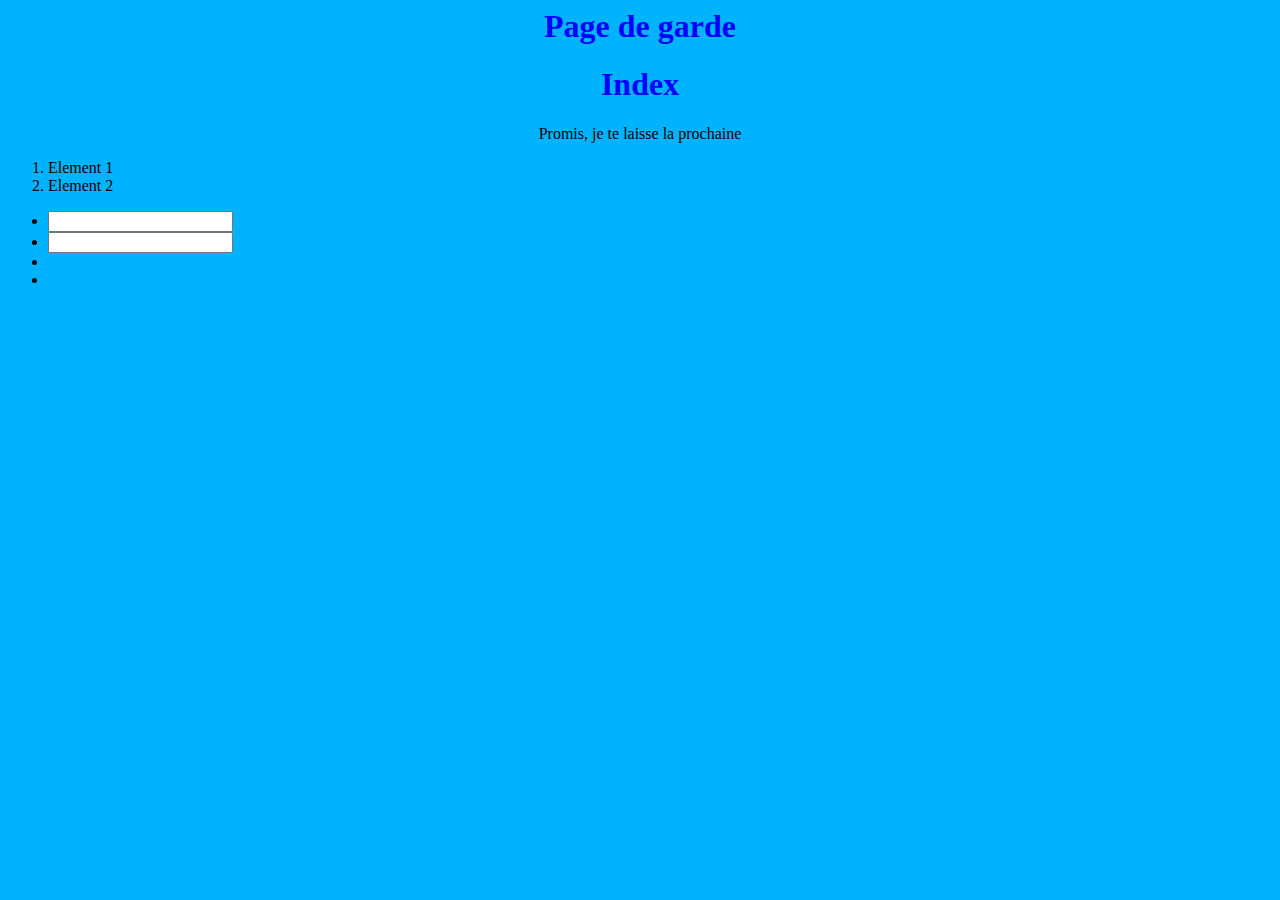
<file: index.html>
<html>
<head>
    <title>Page index</title>
    <h1 class="titleh1body">Page de garde</h1>
    <link rel="stylesheet" type="text/css" href="file.css" />
</head>

<body >
    <h1 class="titleh1body" >Index </h1>

    <p>Promis, je te laisse la prochaine </p>
    <ol>
        <li>Element 1</li>

        <li>Element 2</li>
    </ol>

    <ul>
        <form method="GET" action>
            <li><input type ="text" name="nom zone texte"/></li>
            <li><input type ="text" name="nom zone texte2"/></li>
            <li></li>
            <li></li>
        </form>
    </ul>
</body>


</html>
</file>
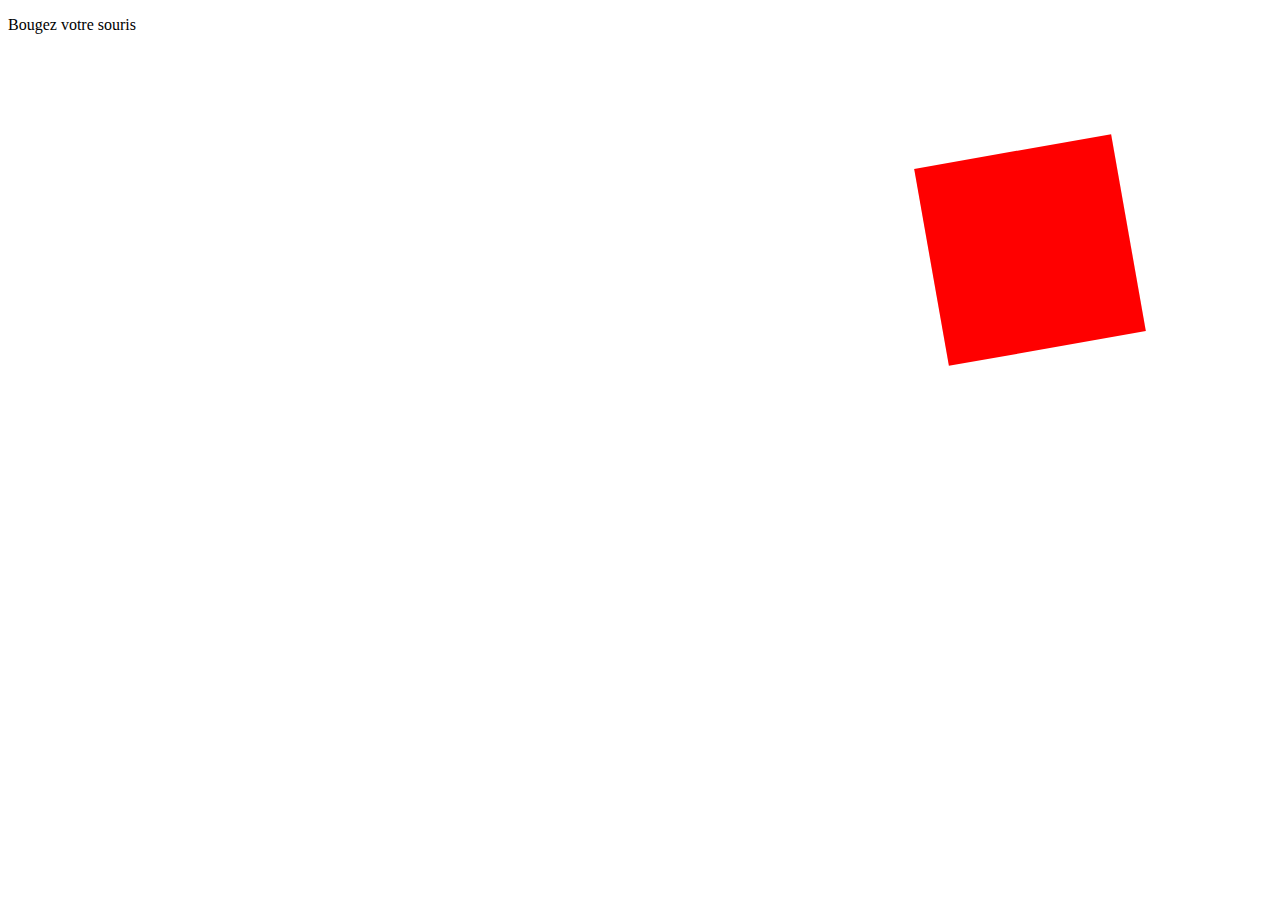
<file: PageDeTest.html>
<!doctype html>
<html lang="en">
<head>
    <meta charset="UTF-8">
    <meta name="viewport"
          content="width=device-width, user-scalable=no, initial-scale=1.0, maximum-scale=1.0, minimum-scale=1.0">
    <meta http-equiv="X-UA-Compatible" content="ie=edge">
    <script src="Animation.js" type="text/javascript"></script>
    <script src="Personnage.js" type="personnage/javascript"></script>
    <title>Document</title>
</head>
<body>
    <div id="wrapper">
        <main>
            <div id="cube" style="width: 200px; height: 200px; background-color:red;"></div>
            <div id="perso1" src="OIP" alt=""></div>
            <p>Bougez votre souris </p>
            <p id="paragraphe"></p>
        </main>
    </div>
</body>
<script type="text/javascript">
    const cube1 = document.getElementById("cube");
    let a1 = new Animation(cube1);
    a1.deplacer(150,150);
    a1.pivoter(80);
    a1.changerCouleur('blue');

    const p1 = document.getElementById("paragraphe");
    let par1 = new Animation(p1);
    par1.key(p1);
    par1.deplacer("200px", "300px");
</script>
<script type="personnage/javascript">
   
</script>

</html>
</file>
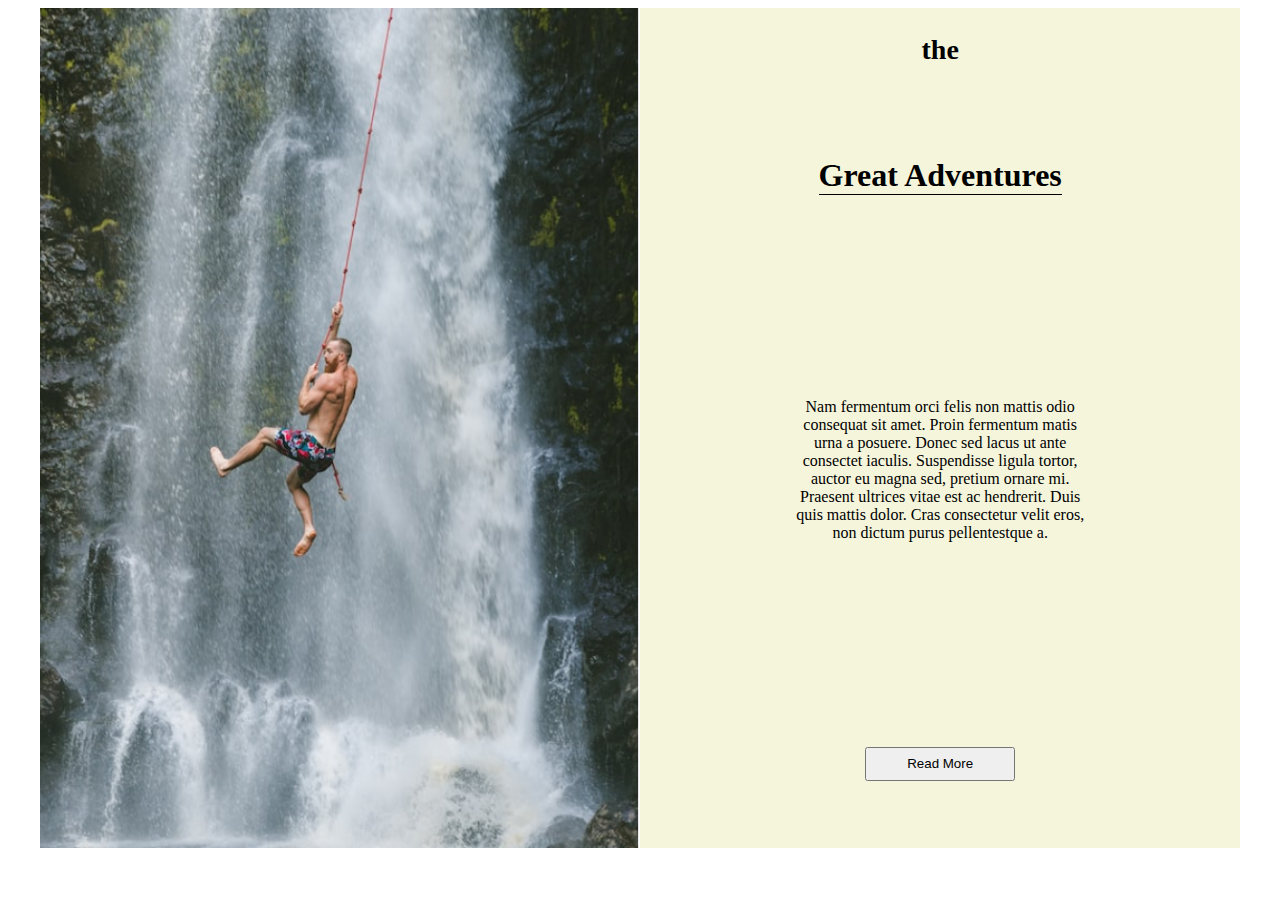
<file: TP1.html>
<html>
<head>
    <title>Page index</title>
    <link rel="stylesheet" type="text/css" href="TP1.css" />
    <meta name="viewport" content="width=device-width, initial-scale=1, shrink-to-fit=no">
</head>

<body >
<div class="bodyclass">

    <div class="imagecss">
            <img class ="reglageImage" src="img/img.png" alt="Nouveau !" />
    </div>

    <div class="box2">

        <span class="titleh1body1">
            <h1 class>the </h1>
        </span>

        <span class="titleh1body2">
            <h1 class="titleh1bodyTexte" >Great Adventures </h1>
        </span>

        <span class="textAFormater">
            <p>Nam fermentum orci felis non mattis odio consequat sit amet. Proin fermentum matis urna a posuere. Donec sed lacus ut ante consectet iaculis. Suspendisse ligula tortor, auctor eu magna sed, pretium ornare mi. Praesent ultrices vitae est ac hendrerit. Duis quis mattis dolor. Cras consectetur velit eros, non dictum purus pellentestque a.</p>
        </span>

        <span class ="spanBoutonAFormater">
            <button class="ebutton">Read More</button>
        </span>
    </div>
</div>
</body>


</html>
</file>
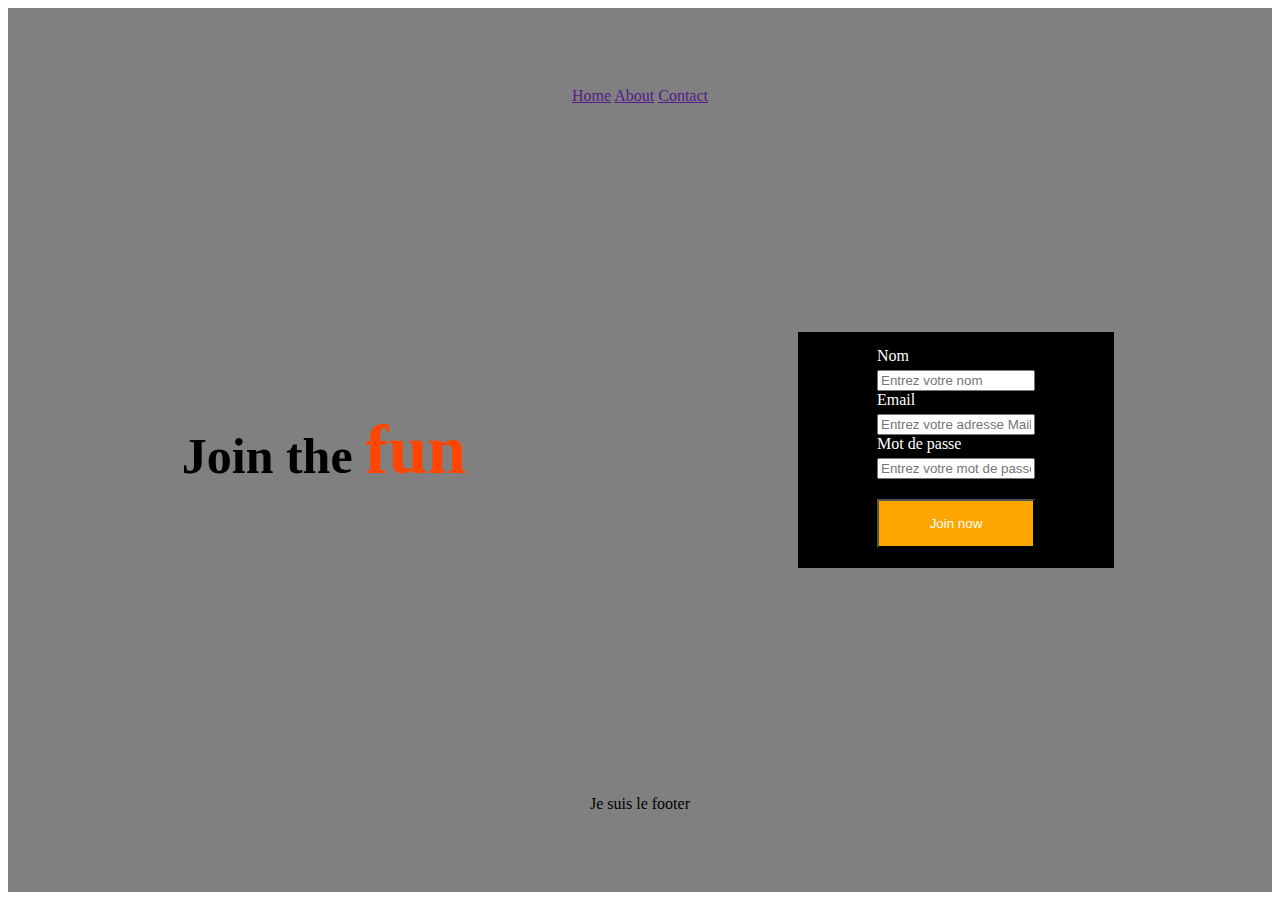
<file: TP2.html>
<html>
<head>
    <title>Page index</title>
    <link rel="stylesheet" type="text/css" href="TP2.css" />
    <meta name="viewport" content="width=device-width, initial-scale=1, shrink-to-fit=no">
</head>

<body >
    <div class="mediagestion">
    <div class="boxnav">
        <nav>
                <a href="">Home</a>
                <a href="">About</a>
                <a href="">Contact</a>
        </nav>
    </div>
  

<div class="bodyclass">
    <div class="box1">

        
            <div class = textJointhe>
                <p>Join the <span class=fun>fun</span></p>
            </div>
    </div>

    <div class="box2">
        <div class="box2-1">
            <form method="GET" action>
                <label for="nom" class="pform">Nom</label>
                    <input type ="Nom" name="nom" placeholder="Entrez votre nom"/>
                <label for="mail" class="pform">Email</label>
                    <input type ="text" name="mail" placeholder="Entrez votre adresse Mail"/>
                <label for="password" class="pform">Mot de passe</label>
                    <input type ="text" name="password" placeholder="Entrez votre mot de passe" />
                <button class="lebouton">Join now</button>
            <form>   
        </div>
    </div>
</div>
<div class="footerA">
    <p>Je suis le footer</p>
</div>
</div>
</body>


</html>
</file>
<file: file.css>
body{
    background-color:rgb(0, 179, 255)
}

.titleh1body
{
    color:blue; 
    text-align:center
}

p{
    text-align: center
}
</file>
<file: TP1.css>
.bodyclass{
    display: flex;
    
    border: 5px black;
    margin:auto;
    width : 95%;
    height: 95%;
    justify-content: center;
}


.imagecss{
    display: flex;
    text-align: center;
    justify-content: center;
    align-items: center;
    width : 50%;
}

.reglageImage
{   height: 100%;
    width : 100%;
}

.box2
{
    display: flex;
    flex-direction: column;
    column-rule: 1px solid rgb(75, 70, 74);
    text-align: center;
    background-color: beige;
    width: 50%;
    height: 100%;
    justify-content: center;
    align-items: center;
    
}


.titleh1body1
{
    display: flex;
    justify-content: center;
    align-items: center;
    font-size : 14px;
    height: 10%;
    width : 100%;
}

.titleh1body2
{
    display: flex;
    justify-content: center;
    align-items: center;
    height: 20%;
    width : 100%;
    

}

.titleh1bodyTexte
{
    
    border-bottom: 1px solid black;
}

.textAFormater{
    display: flex;
    justify-content: center;
    align-items: center;
    height: 50%;
    width : 50%;
}

.spanBoutonAFormater{
    height: 20%;
    width : 50%;
    display: flex;
    justify-content: center;
    align-items: center;
}

.ebutton{
    height: 20%;
    width : 50%;
    
}

@media screen and (max-width: 900px) {
    .bodyclass {
        flex-direction :column;
    }
}
</file>
<file: TP2.css>
.boxnav{
    display:flex;
    flex-direction: row;
    width : 100%;
    height: 20%;
    justify-content: center;
    align-items: center;
}

.mediagestion{
    display: flex;
    flex-direction: column;
    background-color: grey;
    width : 100%;
    height: 100%;
}

.footerA{
    display:flex;
    width : 100%;
    height: 20%;
    justify-content: center;
    align-items: center;
}

.bodyclass{
    
    flex-direction: row;
    display: flex;
    width : 100%;
    height: 60%;
}
.box1
{
display: flex;
justify-content: center;
align-items: center;
width : 50%;
text-align: center;
font-weight: bold;
font-size : 50px;
}

.box2
{
display: flex;
justify-content: center;
align-items: center;
width : 50%;
}

.textAFormater{
    display: flex;
    justify-content: center;
    align-items: center;
    width : 40%;
}

.box2-1
{   display: flex;
    background-color: black;
    width : 50%; 
    justify-content : space-around;
    flex-direction: column;
    padding-top : 15px
}

form{
    display: flex;
    flex-direction: column;
    margin :auto;
    justify-content : space-around;
    width : 50%; 
}


.pform{
    color: white;
    margin-bottom: 5px;
}

.lebouton{
    background-color: orange;
    color:white;
    margin-top:20px;
    margin-bottom:20px;
    padding:15px;
}

.fun{
    color:orangered;
    font-size : 70px;
}

@media screen and (max-width: 900px){
    .mediagestion {
        flex-direction: column;
    }
    .bodyclass
    {
        flex-direction: column;
    }
}
</file>
